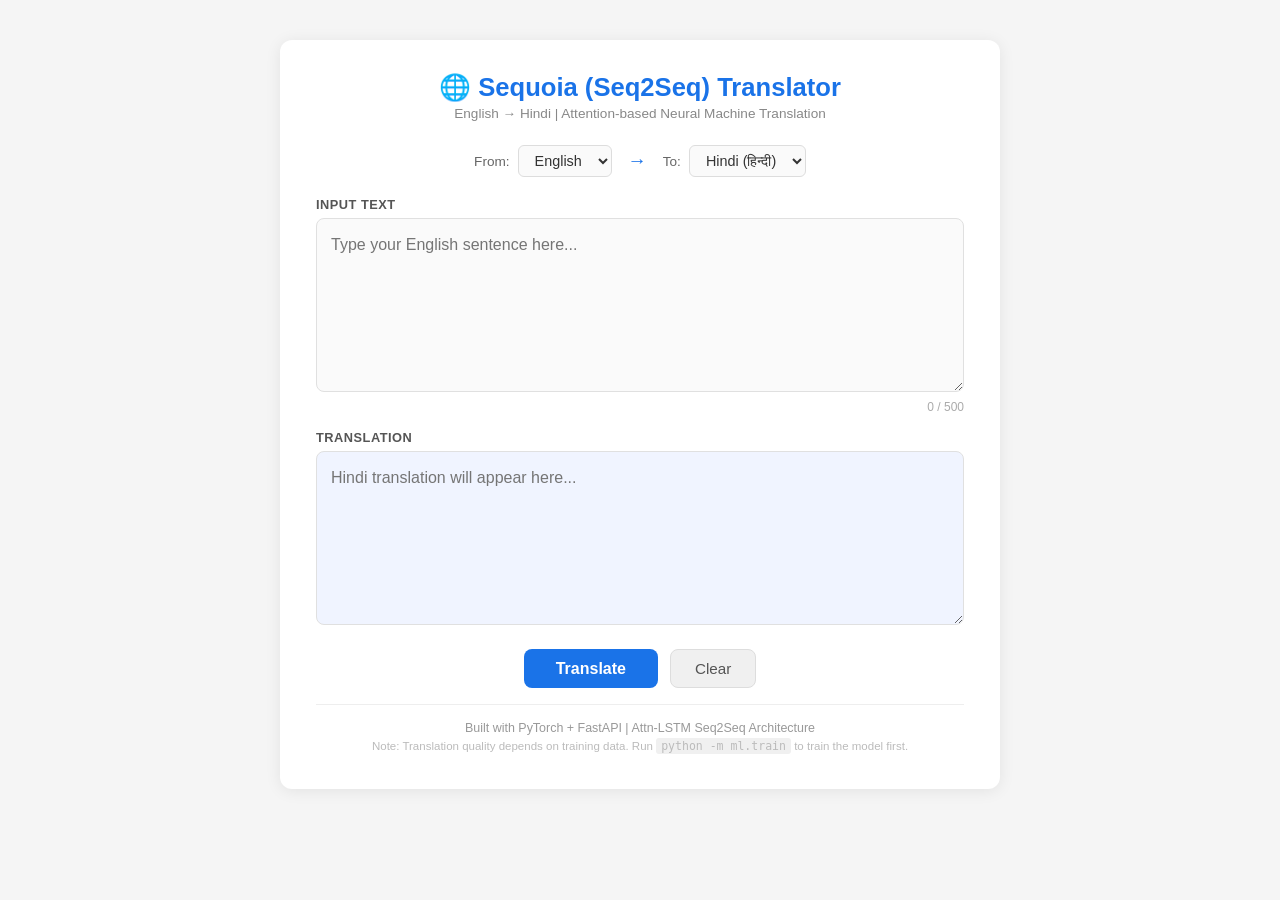
<file: frontend/index.html>
<!DOCTYPE html>
<html lang="en">
<head>
    <meta charset="UTF-8">
    <meta name="viewport" content="width=device-width, initial-scale=1.0">
    <meta name="description" content="English to Hindi Translator using Seq2Seq Attention Model">
    <title>Sequoia Translator | EN → HI</title>
    <link rel="stylesheet" href="style.css">
</head>
<body>

    <div class="container">
        <!-- Header -->
        <header>
            <h1>🌐 Sequoia (Seq2Seq) Translator</h1>
            <p class="subtitle">English → Hindi | Attention-based Neural Machine Translation</p>
        </header>

        <!-- Language Selector Row -->
        <div class="lang-row">
            <div class="lang-select">
                <label for="src-lang">From:</label>
                <select id="src-lang">
                    <option value="en" selected>English</option>
                </select>
            </div>

            <span class="arrow">→</span>

            <div class="lang-select">
                <label for="tgt-lang">To:</label>
                <select id="tgt-lang">
                    <option value="hi" selected>Hindi (हिन्दी)</option>
                </select>
            </div>
        </div>

        <!-- Text Areas -->
        <div class="text-areas">
            <div class="text-box">
                <label for="input-text">Input Text</label>
                <textarea 
                    id="input-text" 
                    placeholder="Type your English sentence here..."
                    rows="6"
                    maxlength="500"
                ></textarea>
                <div class="char-count"><span id="char-count">0</span> / 500</div>
            </div>

            <div class="text-box">
                <label for="output-text">Translation</label>
                <textarea 
                    id="output-text" 
                    placeholder="Hindi translation will appear here..."
                    rows="6"
                    readonly
                ></textarea>
            </div>
        </div>

        <!-- Translate Button -->
        <div class="btn-row">
            <button id="translate-btn" onclick="translateText()">
                <span id="btn-text">Translate</span>
                <span id="spinner" class="spinner hidden"></span>
            </button>
            <button id="clear-btn" onclick="clearAll()">Clear</button>
        </div>

        <!-- Status / Error Message -->
        <div id="status-msg" class="status-msg hidden"></div>

        <!-- Footer -->
        <footer>
            <p>Built with PyTorch + FastAPI | Attn-LSTM Seq2Seq Architecture</p>
            <p class="note">Note: Translation quality depends on training data. 
               Run <code>python -m ml.train</code> to train the model first.</p>
        </footer>
    </div>

    <script src="app.js"></script>
</body>
</html>
</file>
<file: frontend/style.css>
/* style.css — Simple, clean styling for the translator UI */

/* ── Reset & Base ── */
* {
    margin: 0;
    padding: 0;
    box-sizing: border-box;
}

body {
    font-family: 'Segoe UI', Tahoma, Geneva, Verdana, sans-serif;
    background-color: #f5f5f5;
    color: #333;
    min-height: 100vh;
    display: flex;
    justify-content: center;
    align-items: flex-start;
    padding: 40px 20px;
}

/* ── Main Container ── */
.container {
    background: #ffffff;
    border-radius: 12px;
    box-shadow: 0 2px 16px rgba(0, 0, 0, 0.08);
    padding: 32px 36px;
    max-width: 720px;
    width: 100%;
}

/* ── Header ── */
header {
    text-align: center;
    margin-bottom: 24px;
}

header h1 {
    font-size: 1.6rem;
    font-weight: 700;
    color: #1a73e8;
    margin-bottom: 4px;
}

.subtitle {
    font-size: 0.85rem;
    color: #888;
}

/* ── Language Selector Row ── */
.lang-row {
    display: flex;
    align-items: center;
    justify-content: center;
    gap: 16px;
    margin-bottom: 20px;
}

.lang-select {
    display: flex;
    align-items: center;
    gap: 8px;
}

.lang-select label {
    font-size: 0.85rem;
    color: #666;
    font-weight: 500;
}

.lang-select select {
    padding: 6px 12px;
    border: 1px solid #ddd;
    border-radius: 6px;
    font-size: 0.9rem;
    background: #fafafa;
    color: #333;
    cursor: pointer;
}

.arrow {
    font-size: 1.2rem;
    color: #1a73e8;
    font-weight: bold;
}

/* ── Text Areas ── */
.text-areas {
    display: flex;
    flex-direction: column;
    gap: 16px;
    margin-bottom: 20px;
}

.text-box {
    position: relative;
}

.text-box label {
    display: block;
    font-size: 0.8rem;
    font-weight: 600;
    color: #555;
    margin-bottom: 6px;
    text-transform: uppercase;
    letter-spacing: 0.5px;
}

textarea {
    width: 100%;
    padding: 14px;
    border: 1.5px solid #e0e0e0;
    border-radius: 8px;
    font-size: 1rem;
    font-family: inherit;
    resize: vertical;
    transition: border-color 0.2s;
    background: #fafafa;
    line-height: 1.5;
}

textarea:focus {
    outline: none;
    border-color: #1a73e8;
    background: #fff;
}

textarea[readonly] {
    background: #f0f4ff;
    cursor: default;
}

.char-count {
    text-align: right;
    font-size: 0.75rem;
    color: #aaa;
    margin-top: 4px;
}

/* ── Buttons ── */
.btn-row {
    display: flex;
    gap: 12px;
    justify-content: center;
    margin-bottom: 16px;
}

#translate-btn {
    display: flex;
    align-items: center;
    gap: 8px;
    padding: 10px 32px;
    background-color: #1a73e8;
    color: white;
    border: none;
    border-radius: 8px;
    font-size: 1rem;
    font-weight: 600;
    cursor: pointer;
    transition: background-color 0.2s, transform 0.1s;
}

#translate-btn:hover {
    background-color: #1557b0;
}

#translate-btn:active {
    transform: scale(0.98);
}

#translate-btn:disabled {
    background-color: #93b8e8;
    cursor: not-allowed;
}

#clear-btn {
    padding: 10px 24px;
    background-color: #f0f0f0;
    color: #555;
    border: 1px solid #ddd;
    border-radius: 8px;
    font-size: 0.95rem;
    cursor: pointer;
    transition: background-color 0.2s;
}

#clear-btn:hover {
    background-color: #e0e0e0;
}

/* ── Loading Spinner ── */
.spinner {
    display: inline-block;
    width: 16px;
    height: 16px;
    border: 2px solid rgba(255, 255, 255, 0.4);
    border-top-color: white;
    border-radius: 50%;
    animation: spin 0.7s linear infinite;
}

.hidden {
    display: none !important;
}

@keyframes spin {
    to { transform: rotate(360deg); }
}

/* ── Status Message ── */
.status-msg {
    text-align: center;
    padding: 8px 12px;
    border-radius: 6px;
    font-size: 0.85rem;
    margin-bottom: 16px;
}

.status-msg.error {
    background-color: #fde8e8;
    color: #c0392b;
    border: 1px solid #f5c6cb;
}

.status-msg.success {
    background-color: #e8f5e9;
    color: #27ae60;
    border: 1px solid #c3e6cb;
}

/* ── Footer ── */
footer {
    text-align: center;
    padding-top: 16px;
    border-top: 1px solid #eee;
}

footer p {
    font-size: 0.78rem;
    color: #999;
    margin-bottom: 4px;
}

footer .note {
    font-size: 0.72rem;
    color: #bbb;
}

footer code {
    background: #f0f0f0;
    padding: 1px 5px;
    border-radius: 3px;
    font-size: 0.72rem;
}

/* ── Responsive ── */
@media (max-width: 600px) {
    .container {
        padding: 20px 16px;
    }

    header h1 {
        font-size: 1.3rem;
    }

    .lang-row {
        flex-direction: column;
        gap: 8px;
    }

    .arrow {
        transform: rotate(90deg);
    }
}
</file>
